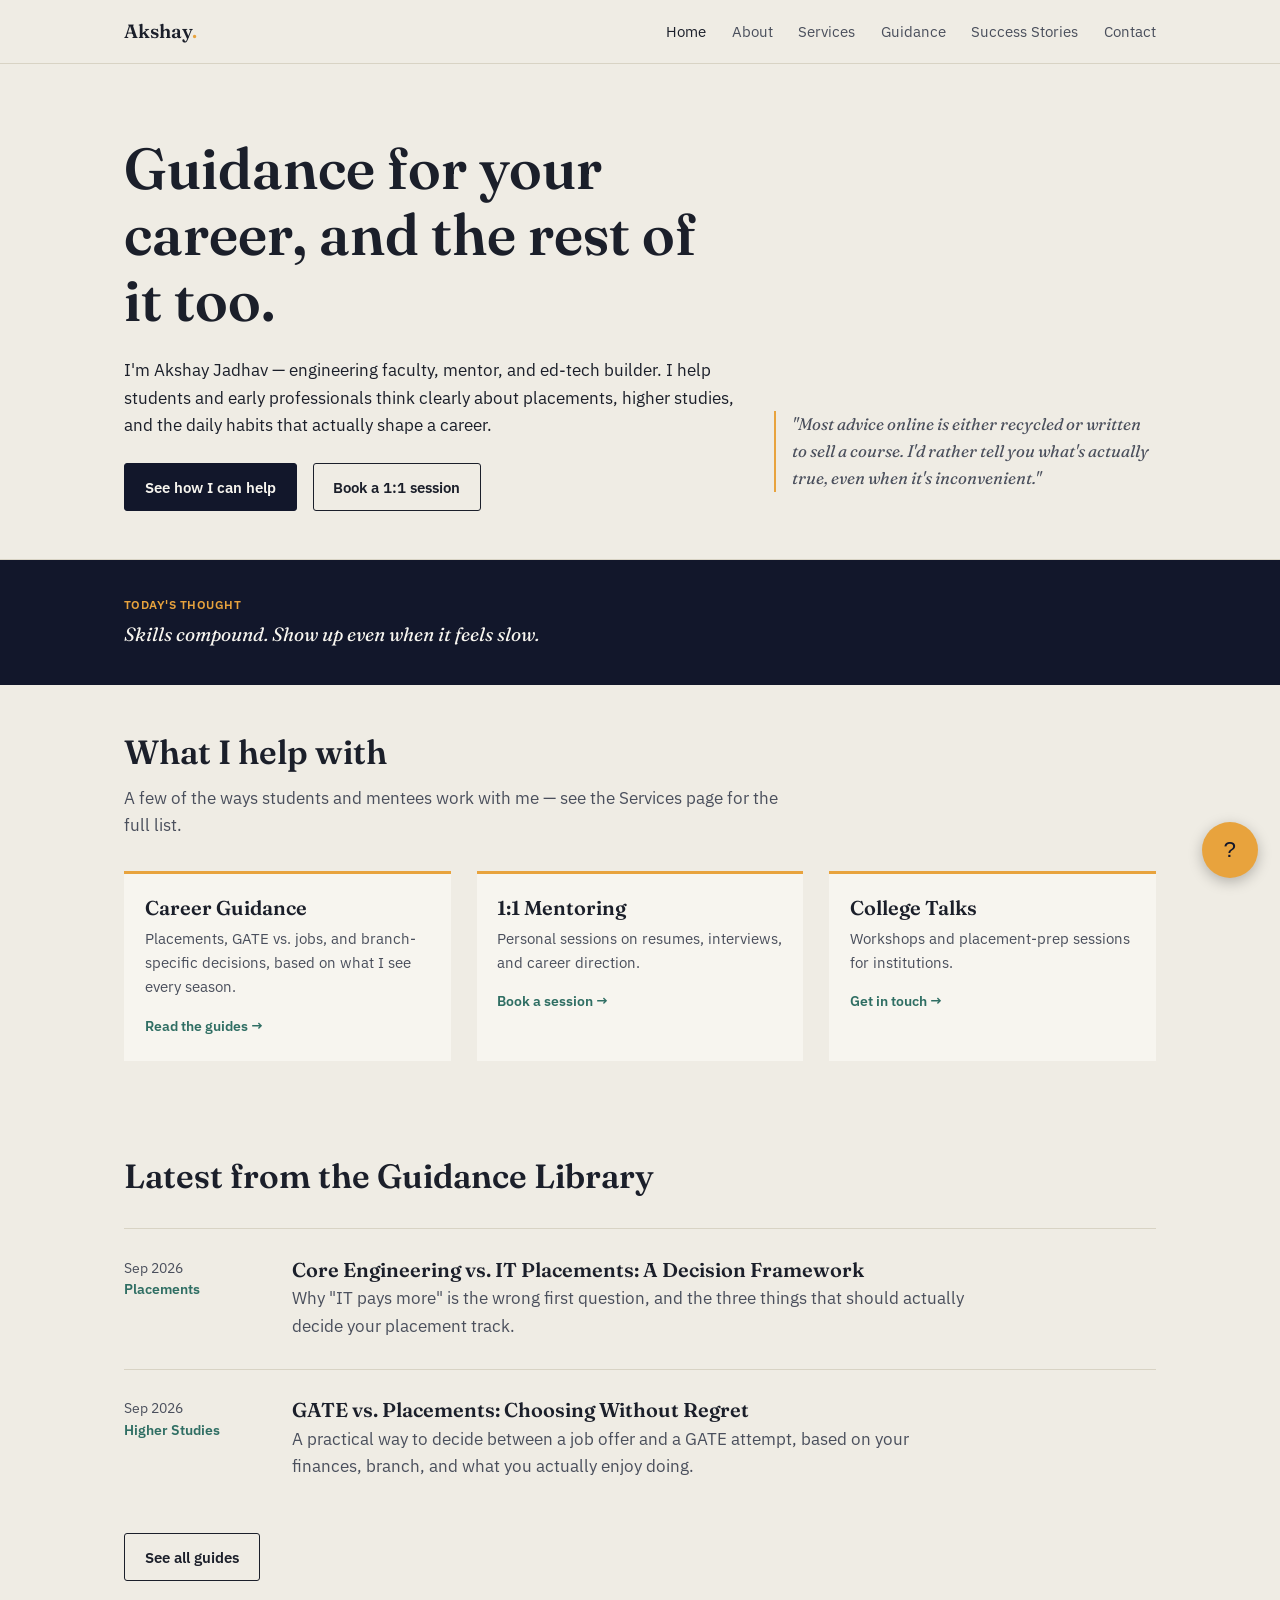
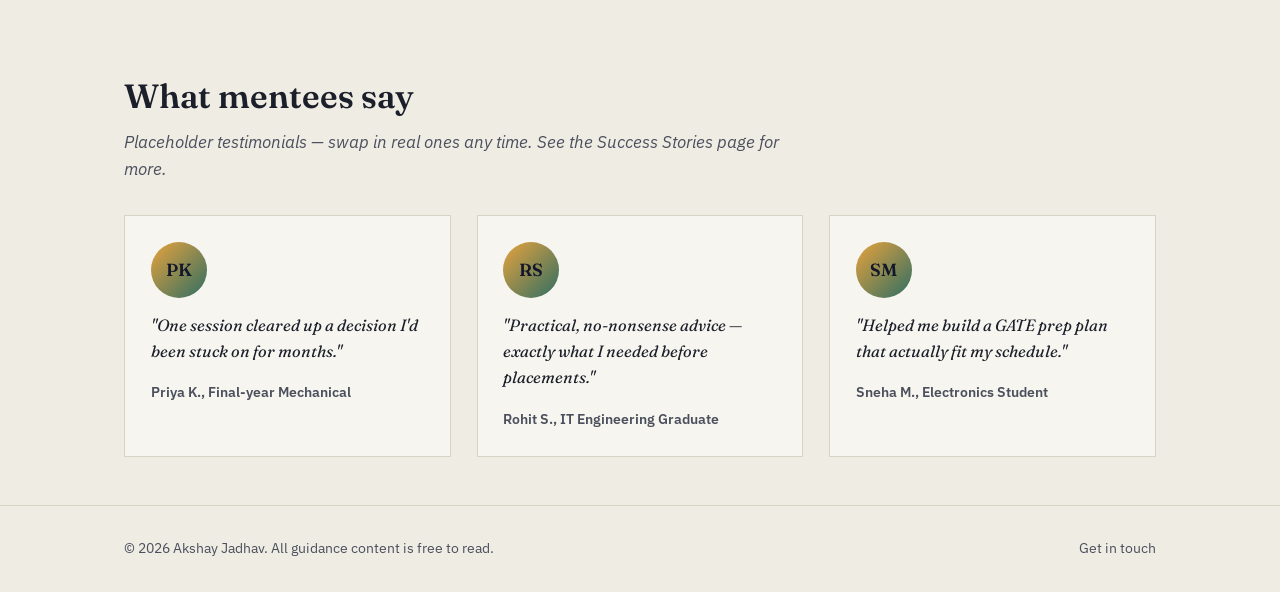
<file: index.html>
<!DOCTYPE html>
<html lang="en">
<head>
<meta charset="UTF-8">
<meta name="viewport" content="width=device-width, initial-scale=1, viewport-fit=cover">
<title>Akshay Jadhav — Career & Life Coaching</title>
<meta name="description" content="Career guidance, mentoring, and daily motivation from Akshay Jadhav — engineering faculty and mentor to students across Maharashtra.">
<link rel="preconnect" href="https://fonts.googleapis.com">
<link href="https://fonts.googleapis.com/css2?family=Fraunces:ital,wght@0,500;0,600;1,500&family=IBM+Plex+Sans:wght@400;500;600&display=swap" rel="stylesheet">
<link rel="stylesheet" href="assets/style.css">
</head>
<body>

<header class="site-header">
  <div class="wrap">
    <a href="index.html" class="brand">Akshay<em>.</em></a>
    <nav class="main-nav">
      <a href="index.html" class="active">Home</a>
      <a href="about.html">About</a>
      <a href="services.html">Services</a>
      <a href="guidance.html">Guidance</a>
      <a href="success-stories.html">Success Stories</a>
      <a href="contact.html">Contact</a>
    </nav>
  </div>
</header>

<section class="hero">
  <div class="wrap grid">
    <div>
      <h1>Guidance for your career, and the rest of it too.</h1>
      <p>I'm Akshay Jadhav — engineering faculty, mentor, and ed-tech builder. I help students and early professionals think clearly about placements, higher studies, and the daily habits that actually shape a career.</p>
      <div class="cta-row">
        <a href="services.html" class="btn solid">See how I can help</a>
        <a href="contact.html" class="btn">Book a 1:1 session</a>
      </div>
    </div>
    <p class="note">"Most advice online is either recycled or written to sell a course. I'd rather tell you what's actually true, even when it's inconvenient."</p>
  </div>
</section>

<section class="quote-banner">
  <div class="wrap">
    <div>
      <div class="label">TODAY'S THOUGHT</div>
      <blockquote id="daily-quote">Loading today's thought…</blockquote>
    </div>
  </div>
</section>

<section class="post-list">
  <div class="wrap">
    <div class="section-head">
      <h2>What I help with</h2>
      <p>A few of the ways students and mentees work with me — see the Services page for the full list.</p>
    </div>
    <div class="service-grid">
      <div class="service-card">
        <h3>Career Guidance</h3>
        <p>Placements, GATE vs. jobs, and branch-specific decisions, based on what I see every season.</p>
        <a href="guidance.html">Read the guides →</a>
      </div>
      <div class="service-card">
        <h3>1:1 Mentoring</h3>
        <p>Personal sessions on resumes, interviews, and career direction.</p>
        <a href="contact.html">Book a session →</a>
      </div>
      <div class="service-card">
        <h3>College Talks</h3>
        <p>Workshops and placement-prep sessions for institutions.</p>
        <a href="contact.html">Get in touch →</a>
      </div>
    </div>
  </div>
</section>

<section class="post-list">
  <div class="wrap">
    <div class="section-head">
      <h2>Latest from the Guidance Library</h2>
    </div>

    <div class="post-row">
      <div class="meta">Sep 2026<br><span class="tag">Placements</span></div>
      <div>
        <h3><a href="posts/core-vs-it-placements.html">Core Engineering vs. IT Placements: A Decision Framework</a></h3>
        <p class="excerpt">Why "IT pays more" is the wrong first question, and the three things that should actually decide your placement track.</p>
      </div>
    </div>

    <div class="post-row">
      <div class="meta">Sep 2026<br><span class="tag">Higher Studies</span></div>
      <div>
        <h3><a href="posts/gate-vs-placements.html">GATE vs. Placements: Choosing Without Regret</a></h3>
        <p class="excerpt">A practical way to decide between a job offer and a GATE attempt, based on your finances, branch, and what you actually enjoy doing.</p>
      </div>
    </div>

    <div class="cta-row">
      <a href="guidance.html" class="btn">See all guides</a>
    </div>
  </div>
</section>

<section class="post-list">
  <div class="wrap">
    <div class="section-head">
      <h2>What mentees say</h2>
      <p><em>Placeholder testimonials — swap in real ones any time. See the Success Stories page for more.</em></p>
    </div>
    <div class="testimonial-grid">
      <div class="testimonial-card">
        <div class="avatar">PK</div>
        <p class="quote">"One session cleared up a decision I'd been stuck on for months."</p>
        <div class="who">Priya K., Final-year Mechanical</div>
      </div>
      <div class="testimonial-card">
        <div class="avatar">RS</div>
        <p class="quote">"Practical, no-nonsense advice — exactly what I needed before placements."</p>
        <div class="who">Rohit S., IT Engineering Graduate</div>
      </div>
      <div class="testimonial-card">
        <div class="avatar">SM</div>
        <p class="quote">"Helped me build a GATE prep plan that actually fit my schedule."</p>
        <div class="who">Sneha M., Electronics Student</div>
      </div>
    </div>
  </div>
</section>

<footer class="site-footer">
  <div class="wrap">
    <span>© 2026 Akshay Jadhav. All guidance content is free to read.</span>
    <span><a href="contact.html">Get in touch</a></span>
  </div>
</footer>

<script src="assets/quote.js"></script>
<script src="assets/faq-bot.js"></script>
</body>
</html>
</file>
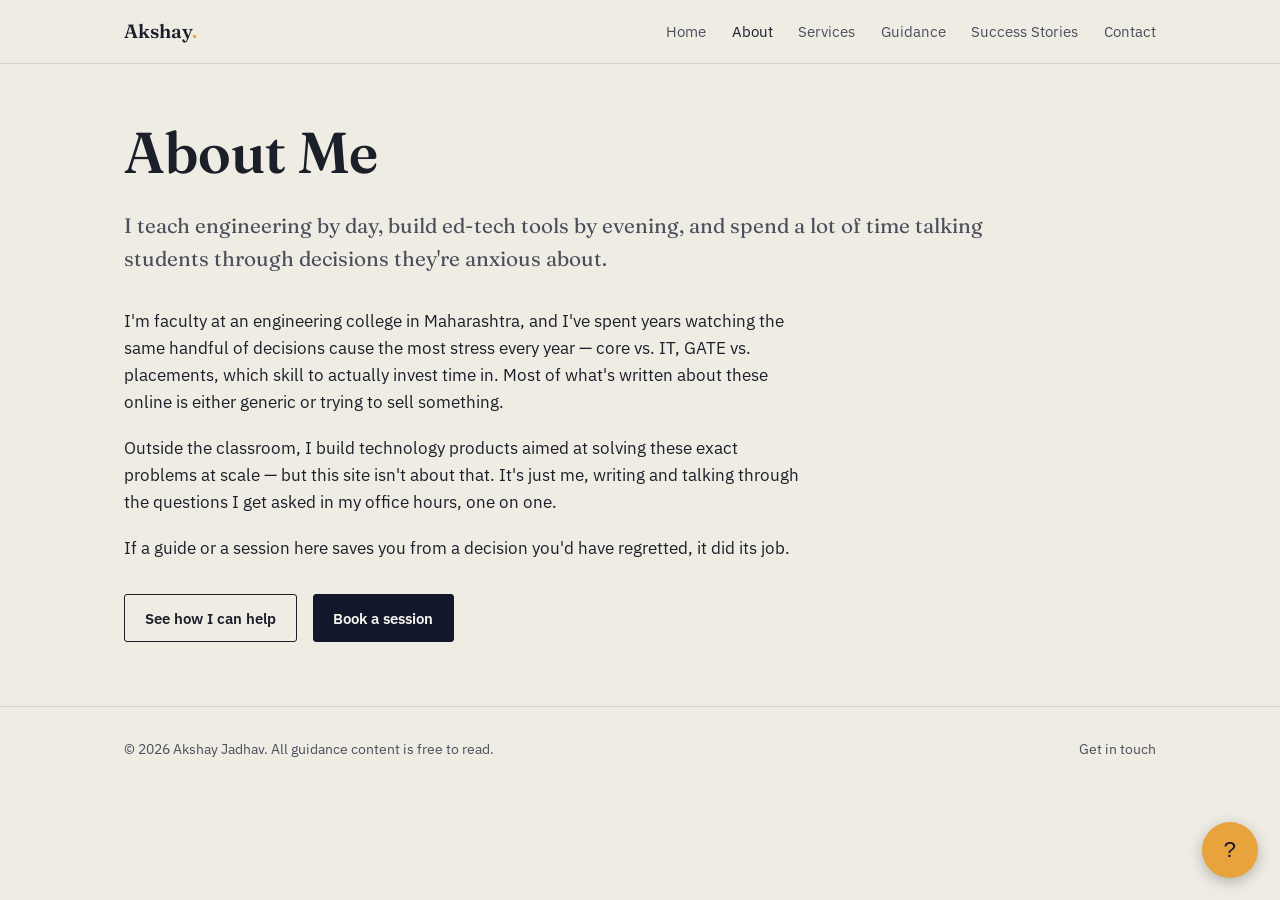
<file: about.html>
<!DOCTYPE html>
<html lang="en">
<head>
<meta charset="UTF-8">
<meta name="viewport" content="width=device-width, initial-scale=1, viewport-fit=cover">
<title>About — Akshay Jadhav</title>
<meta name="description" content="About Akshay Jadhav — engineering faculty, ed-tech founder, and mentor to students on career and life decisions.">
<link rel="preconnect" href="https://fonts.googleapis.com">
<link href="https://fonts.googleapis.com/css2?family=Fraunces:ital,wght@0,500;0,600;1,500&family=IBM+Plex+Sans:wght@400;500;600&display=swap" rel="stylesheet">
<link rel="stylesheet" href="assets/style.css">
</head>
<body>

<header class="site-header">
  <div class="wrap">
    <a href="index.html" class="brand">Akshay<em>.</em></a>
    <nav class="main-nav">
      <a href="index.html">Home</a>
      <a href="about.html" class="active">About</a>
      <a href="services.html">Services</a>
      <a href="guidance.html">Guidance</a>
      <a href="success-stories.html">Success Stories</a>
      <a href="contact.html">Contact</a>
    </nav>
  </div>
</header>

<section class="page-section">
  <div class="wrap">
    <h1>About Me</h1>
    <p class="lede">I teach engineering by day, build ed-tech tools by evening, and spend a lot of time talking students through decisions they're anxious about.</p>

    <div class="body" style="margin-top:2rem;">
      <p>I'm faculty at an engineering college in Maharashtra, and I've spent years watching the same handful of decisions cause the most stress every year — core vs. IT, GATE vs. placements, which skill to actually invest time in. Most of what's written about these online is either generic or trying to sell something.</p>
      <p>Outside the classroom, I build technology products aimed at solving these exact problems at scale — but this site isn't about that. It's just me, writing and talking through the questions I get asked in my office hours, one on one.</p>
      <p>If a guide or a session here saves you from a decision you'd have regretted, it did its job.</p>
    </div>

    <div class="cta-row" style="margin-top:2rem;">
      <a href="services.html" class="btn">See how I can help</a>
      <a href="contact.html" class="btn solid">Book a session</a>
    </div>
  </div>
</section>

<footer class="site-footer">
  <div class="wrap">
    <span>© 2026 Akshay Jadhav. All guidance content is free to read.</span>
    <span><a href="contact.html">Get in touch</a></span>
  </div>
</footer>

<script src="assets/faq-bot.js"></script>
</body>
</html>
</file>
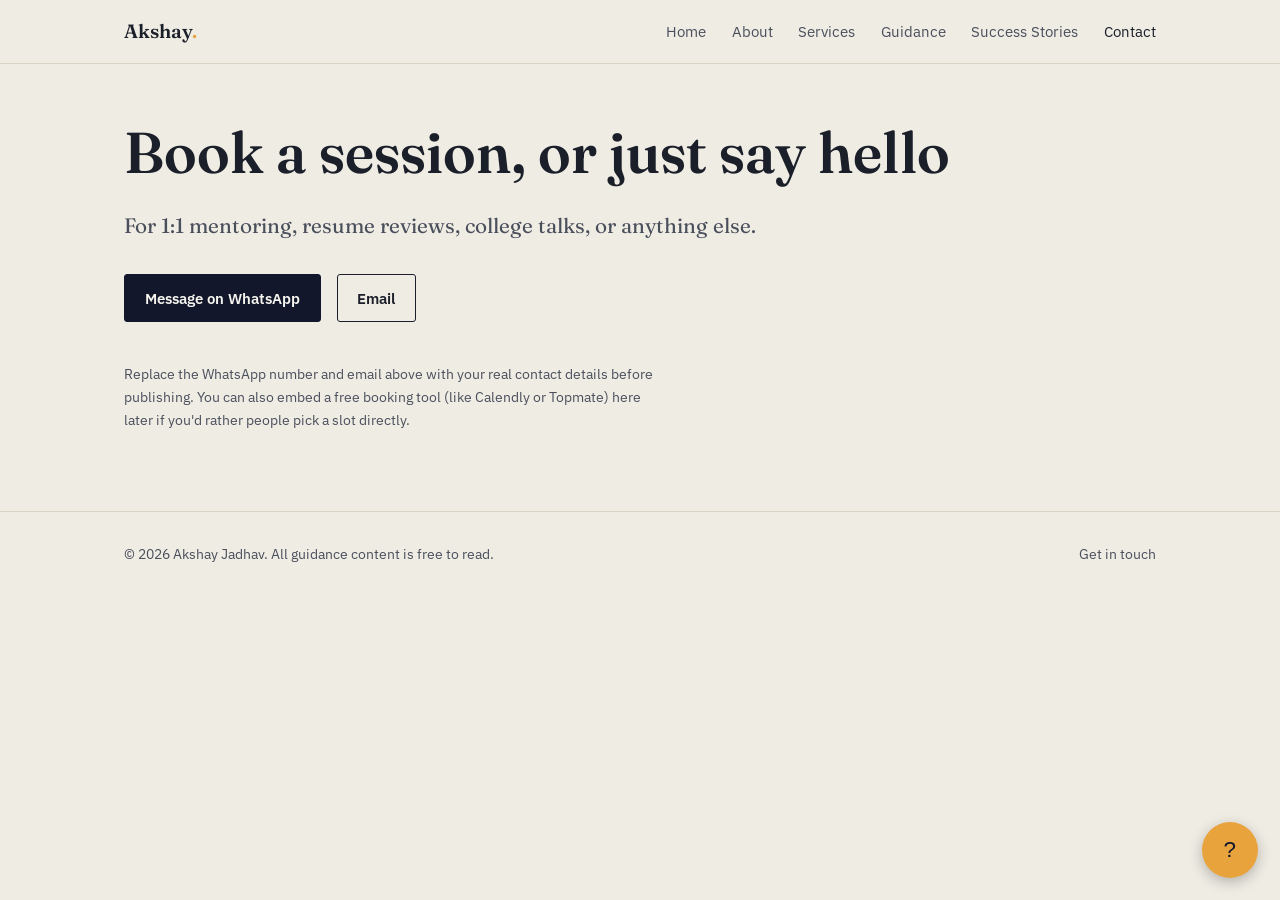
<file: contact.html>
<!DOCTYPE html>
<html lang="en">
<head>
<meta charset="UTF-8">
<meta name="viewport" content="width=device-width, initial-scale=1, viewport-fit=cover">
<title>Contact & Book a Session — Akshay Jadhav</title>
<meta name="description" content="Book a 1:1 session or get in touch with Akshay Jadhav for career mentoring, resume review, or college talks.">
<link rel="preconnect" href="https://fonts.googleapis.com">
<link href="https://fonts.googleapis.com/css2?family=Fraunces:ital,wght@0,500;0,600;1,500&family=IBM+Plex+Sans:wght@400;500;600&display=swap" rel="stylesheet">
<link rel="stylesheet" href="assets/style.css">
</head>
<body>

<header class="site-header">
  <div class="wrap">
    <a href="index.html" class="brand">Akshay<em>.</em></a>
    <nav class="main-nav">
      <a href="index.html">Home</a>
      <a href="about.html">About</a>
      <a href="services.html">Services</a>
      <a href="guidance.html">Guidance</a>
      <a href="success-stories.html">Success Stories</a>
      <a href="contact.html" class="active">Contact</a>
    </nav>
  </div>
</header>

<section class="page-section">
  <div class="wrap">
    <h1>Book a session, or just say hello</h1>
    <p class="lede">For 1:1 mentoring, resume reviews, college talks, or anything else.</p>

    <div class="cta-row" style="margin-top:2rem;">
      <a href="https://wa.me/91XXXXXXXXXX" class="btn solid">Message on WhatsApp</a>
      <a href="mailto:hello@example.com" class="btn">Email</a>
    </div>

    <p style="margin-top:2.5rem; color:var(--ink-soft); font-size:.9rem;">Replace the WhatsApp number and email above with your real contact details before publishing. You can also embed a free booking tool (like Calendly or Topmate) here later if you'd rather people pick a slot directly.</p>
  </div>
</section>

<footer class="site-footer">
  <div class="wrap">
    <span>© 2026 Akshay Jadhav. All guidance content is free to read.</span>
    <span><a href="contact.html">Get in touch</a></span>
  </div>
</footer>

<script src="assets/faq-bot.js"></script>
</body>
</html>
</file>
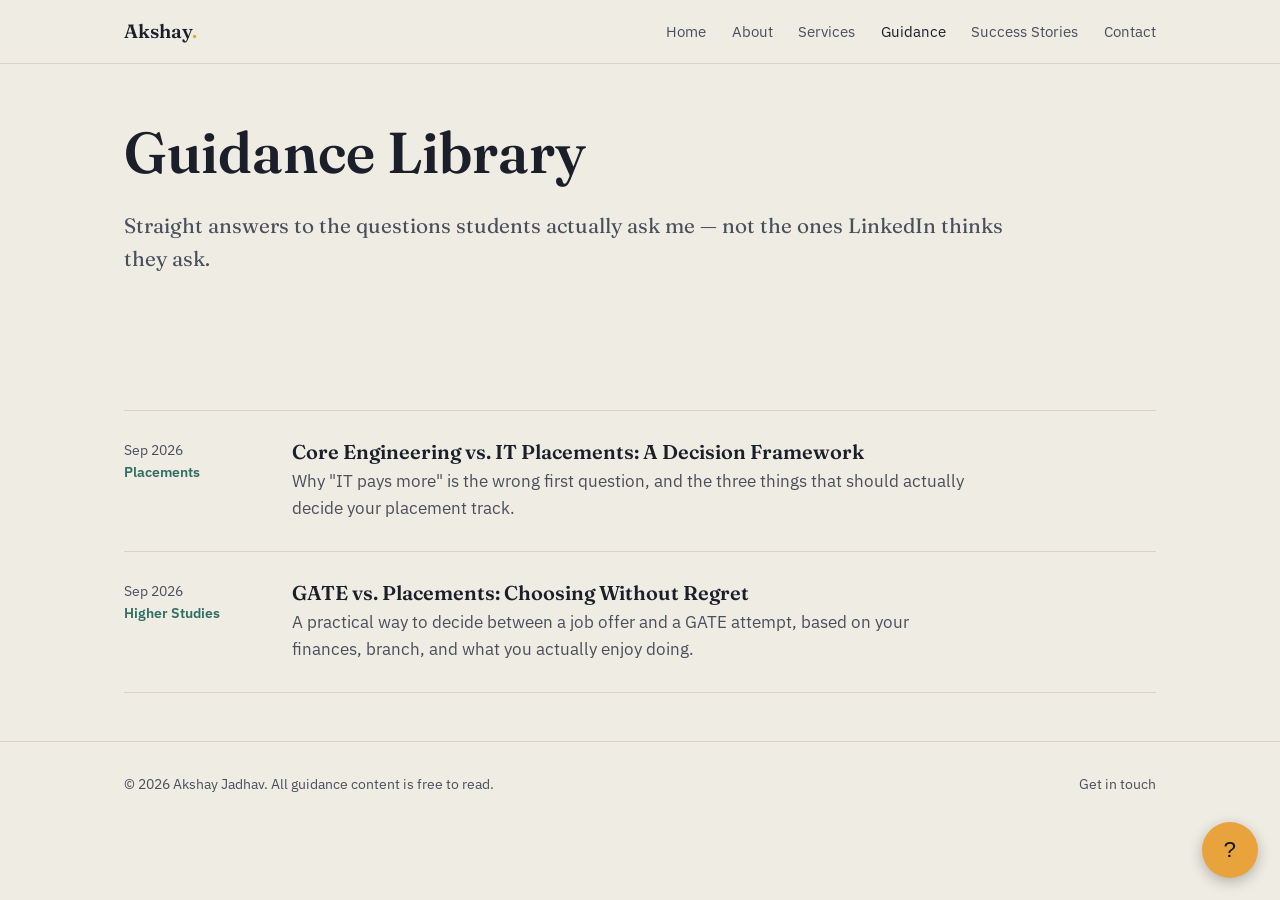
<file: guidance.html>
<!DOCTYPE html>
<html lang="en">
<head>
<meta charset="UTF-8">
<meta name="viewport" content="width=device-width, initial-scale=1, viewport-fit=cover">
<title>Guidance Library — Akshay Jadhav</title>
<meta name="description" content="Career guidance and mentoring articles from Akshay Jadhav — placements, higher studies, and skill roadmaps for Indian engineers.">
<link rel="preconnect" href="https://fonts.googleapis.com">
<link href="https://fonts.googleapis.com/css2?family=Fraunces:ital,wght@0,500;0,600;1,500&family=IBM+Plex+Sans:wght@400;500;600&display=swap" rel="stylesheet">
<link rel="stylesheet" href="assets/style.css">
</head>
<body>

<header class="site-header">
  <div class="wrap">
    <a href="index.html" class="brand">Akshay<em>.</em></a>
    <nav class="main-nav">
      <a href="index.html">Home</a>
      <a href="about.html">About</a>
      <a href="services.html">Services</a>
      <a href="guidance.html" class="active">Guidance</a>
      <a href="success-stories.html">Success Stories</a>
      <a href="contact.html">Contact</a>
    </nav>
  </div>
</header>

<section class="page-section">
  <div class="wrap">
    <h1>Guidance Library</h1>
    <p class="lede">Straight answers to the questions students actually ask me — not the ones LinkedIn thinks they ask.</p>
  </div>
</section>

<section class="post-list">
  <div class="wrap">

    <div class="post-row">
      <div class="meta">Sep 2026<br><span class="tag">Placements</span></div>
      <div>
        <h3><a href="posts/core-vs-it-placements.html">Core Engineering vs. IT Placements: A Decision Framework</a></h3>
        <p class="excerpt">Why "IT pays more" is the wrong first question, and the three things that should actually decide your placement track.</p>
      </div>
    </div>

    <div class="post-row">
      <div class="meta">Sep 2026<br><span class="tag">Higher Studies</span></div>
      <div>
        <h3><a href="posts/gate-vs-placements.html">GATE vs. Placements: Choosing Without Regret</a></h3>
        <p class="excerpt">A practical way to decide between a job offer and a GATE attempt, based on your finances, branch, and what you actually enjoy doing.</p>
      </div>
    </div>

  </div>
</section>

<footer class="site-footer">
  <div class="wrap">
    <span>© 2026 Akshay Jadhav. All guidance content is free to read.</span>
    <span><a href="contact.html">Get in touch</a></span>
  </div>
</footer>

<script src="assets/faq-bot.js"></script>
</body>
</html>
</file>
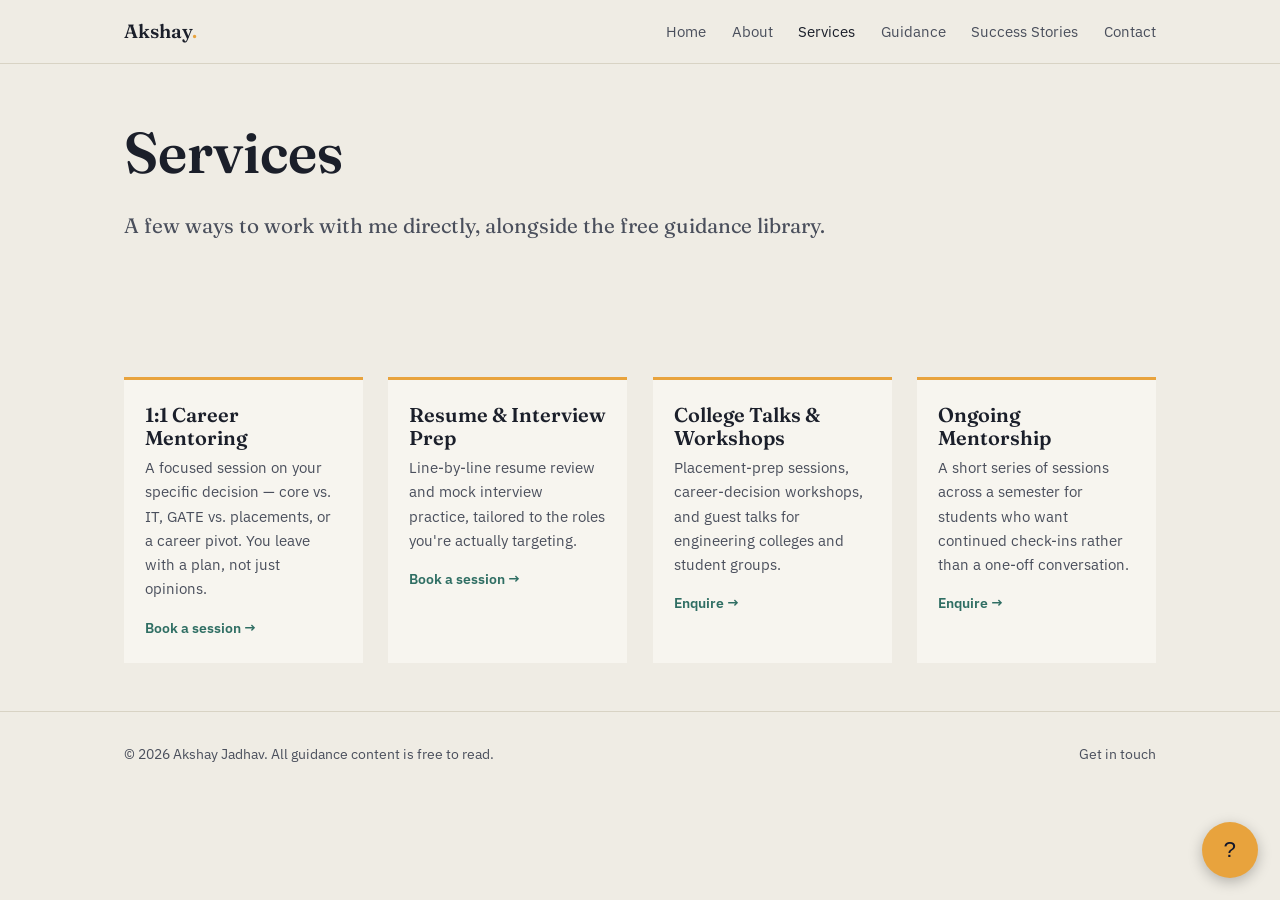
<file: services.html>
<!DOCTYPE html>
<html lang="en">
<head>
<meta charset="UTF-8">
<meta name="viewport" content="width=device-width, initial-scale=1, viewport-fit=cover">
<title>Services — Akshay Jadhav</title>
<meta name="description" content="Career guidance, 1:1 mentoring, resume and interview prep, and college talks with Akshay Jadhav.">
<link rel="preconnect" href="https://fonts.googleapis.com">
<link href="https://fonts.googleapis.com/css2?family=Fraunces:ital,wght@0,500;0,600;1,500&family=IBM+Plex+Sans:wght@400;500;600&display=swap" rel="stylesheet">
<link rel="stylesheet" href="assets/style.css">
</head>
<body>

<header class="site-header">
  <div class="wrap">
    <a href="index.html" class="brand">Akshay<em>.</em></a>
    <nav class="main-nav">
      <a href="index.html">Home</a>
      <a href="about.html">About</a>
      <a href="services.html" class="active">Services</a>
      <a href="guidance.html">Guidance</a>
      <a href="success-stories.html">Success Stories</a>
      <a href="contact.html">Contact</a>
    </nav>
  </div>
</header>

<section class="page-section">
  <div class="wrap">
    <h1>Services</h1>
    <p class="lede">A few ways to work with me directly, alongside the free guidance library.</p>
  </div>
</section>

<section class="post-list">
  <div class="wrap">
    <div class="service-grid">
      <div class="service-card">
        <h3>1:1 Career Mentoring</h3>
        <p>A focused session on your specific decision — core vs. IT, GATE vs. placements, or a career pivot. You leave with a plan, not just opinions.</p>
        <a href="contact.html">Book a session →</a>
      </div>
      <div class="service-card">
        <h3>Resume & Interview Prep</h3>
        <p>Line-by-line resume review and mock interview practice, tailored to the roles you're actually targeting.</p>
        <a href="contact.html">Book a session →</a>
      </div>
      <div class="service-card">
        <h3>College Talks & Workshops</h3>
        <p>Placement-prep sessions, career-decision workshops, and guest talks for engineering colleges and student groups.</p>
        <a href="contact.html">Enquire →</a>
      </div>
      <div class="service-card">
        <h3>Ongoing Mentorship</h3>
        <p>A short series of sessions across a semester for students who want continued check-ins rather than a one-off conversation.</p>
        <a href="contact.html">Enquire →</a>
      </div>
    </div>
  </div>
</section>

<footer class="site-footer">
  <div class="wrap">
    <span>© 2026 Akshay Jadhav. All guidance content is free to read.</span>
    <span><a href="contact.html">Get in touch</a></span>
  </div>
</footer>

<script src="assets/faq-bot.js"></script>
</body>
</html>
</file>
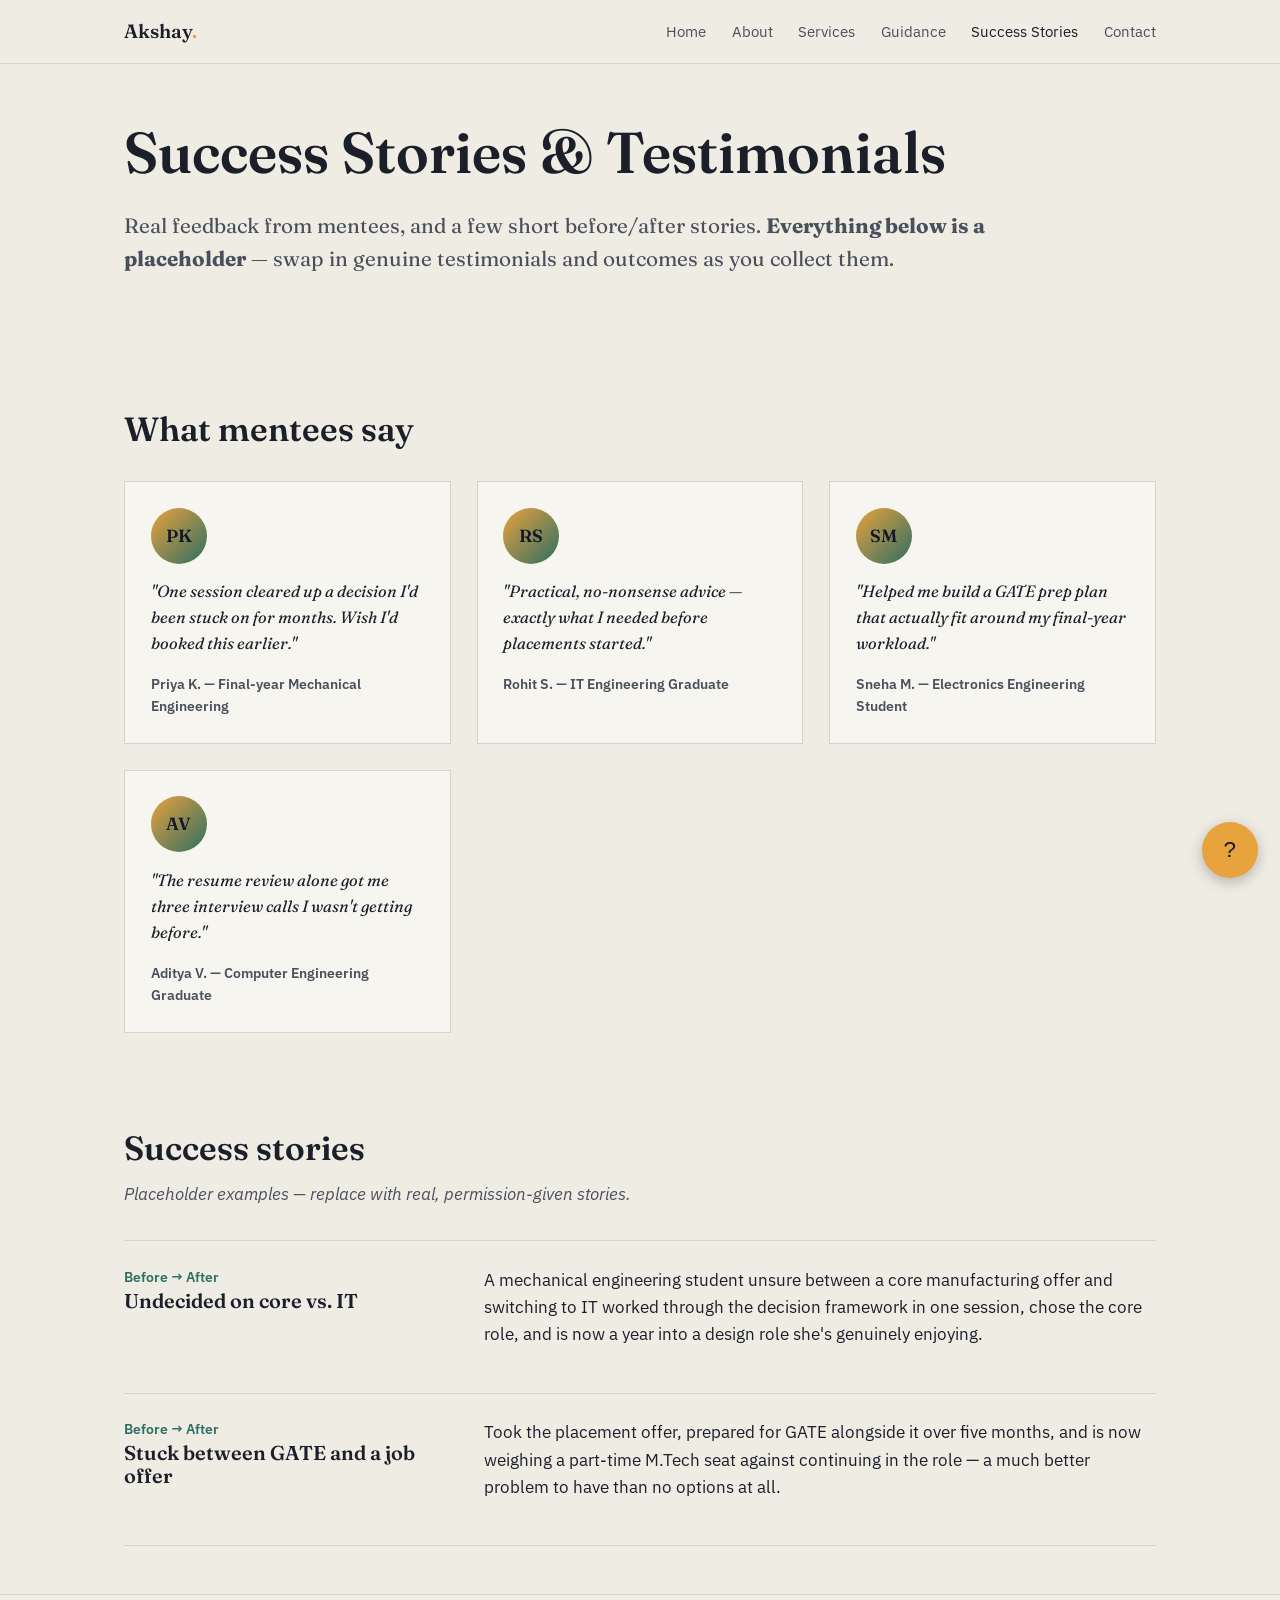
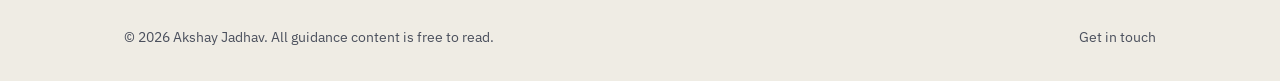
<file: success-stories.html>
<!DOCTYPE html>
<html lang="en">
<head>
<meta charset="UTF-8">
<meta name="viewport" content="width=device-width, initial-scale=1, viewport-fit=cover">
<title>Success Stories — Akshay Jadhav</title>
<meta name="description" content="Testimonials and success stories from students mentored by Akshay Jadhav.">
<link rel="preconnect" href="https://fonts.googleapis.com">
<link href="https://fonts.googleapis.com/css2?family=Fraunces:ital,wght@0,500;0,600;1,500&family=IBM+Plex+Sans:wght@400;500;600&display=swap" rel="stylesheet">
<link rel="stylesheet" href="assets/style.css">
</head>
<body>

<header class="site-header">
  <div class="wrap">
    <a href="index.html" class="brand">Akshay<em>.</em></a>
    <nav class="main-nav">
      <a href="index.html">Home</a>
      <a href="about.html">About</a>
      <a href="services.html">Services</a>
      <a href="guidance.html">Guidance</a>
      <a href="success-stories.html" class="active">Success Stories</a>
      <a href="contact.html">Contact</a>
    </nav>
  </div>
</header>

<section class="page-section">
  <div class="wrap">
    <h1>Success Stories & Testimonials</h1>
    <p class="lede">Real feedback from mentees, and a few short before/after stories. <strong>Everything below is a placeholder</strong> — swap in genuine testimonials and outcomes as you collect them.</p>
  </div>
</section>

<!-- ================================================================
     EDITABLE TESTIMONIALS SECTION
     To update: change the initials/gradient "avatar" div, the quote
     text, and the name/branch line for each card. To add a card,
     copy one .testimonial-card block and paste it inside the grid.
     "AI image": the circular avatars are simple generated gradient
     initials (no photo needed) — swap the <div class="avatar"> for
     an <img> tag if you'd rather use a real or AI-generated headshot.
     ================================================================ -->
<section class="post-list">
  <div class="wrap">
    <div class="section-head">
      <h2>What mentees say</h2>
    </div>
    <div class="testimonial-grid">

      <div class="testimonial-card">
        <div class="avatar">PK</div>
        <p class="quote">"One session cleared up a decision I'd been stuck on for months. Wish I'd booked this earlier."</p>
        <div class="who">Priya K. — Final-year Mechanical Engineering</div>
      </div>

      <div class="testimonial-card">
        <div class="avatar">RS</div>
        <p class="quote">"Practical, no-nonsense advice — exactly what I needed before placements started."</p>
        <div class="who">Rohit S. — IT Engineering Graduate</div>
      </div>

      <div class="testimonial-card">
        <div class="avatar">SM</div>
        <p class="quote">"Helped me build a GATE prep plan that actually fit around my final-year workload."</p>
        <div class="who">Sneha M. — Electronics Engineering Student</div>
      </div>

      <div class="testimonial-card">
        <div class="avatar">AV</div>
        <p class="quote">"The resume review alone got me three interview calls I wasn't getting before."</p>
        <div class="who">Aditya V. — Computer Engineering Graduate</div>
      </div>

    </div>
  </div>
</section>

<section class="post-list">
  <div class="wrap">
    <div class="section-head">
      <h2>Success stories</h2>
      <p><em>Placeholder examples — replace with real, permission-given stories.</em></p>
    </div>

    <div class="story-row">
      <div>
        <div class="before-after">Before → After</div>
        <h3>Undecided on core vs. IT</h3>
      </div>
      <p class="excerpt">A mechanical engineering student unsure between a core manufacturing offer and switching to IT worked through the decision framework in one session, chose the core role, and is now a year into a design role she's genuinely enjoying.</p>
    </div>

    <div class="story-row">
      <div>
        <div class="before-after">Before → After</div>
        <h3>Stuck between GATE and a job offer</h3>
      </div>
      <p class="excerpt">Took the placement offer, prepared for GATE alongside it over five months, and is now weighing a part-time M.Tech seat against continuing in the role — a much better problem to have than no options at all.</p>
    </div>

  </div>
</section>

<footer class="site-footer">
  <div class="wrap">
    <span>© 2026 Akshay Jadhav. All guidance content is free to read.</span>
    <span><a href="contact.html">Get in touch</a></span>
  </div>
</footer>

<script src="assets/faq-bot.js"></script>
</body>
</html>
</file>
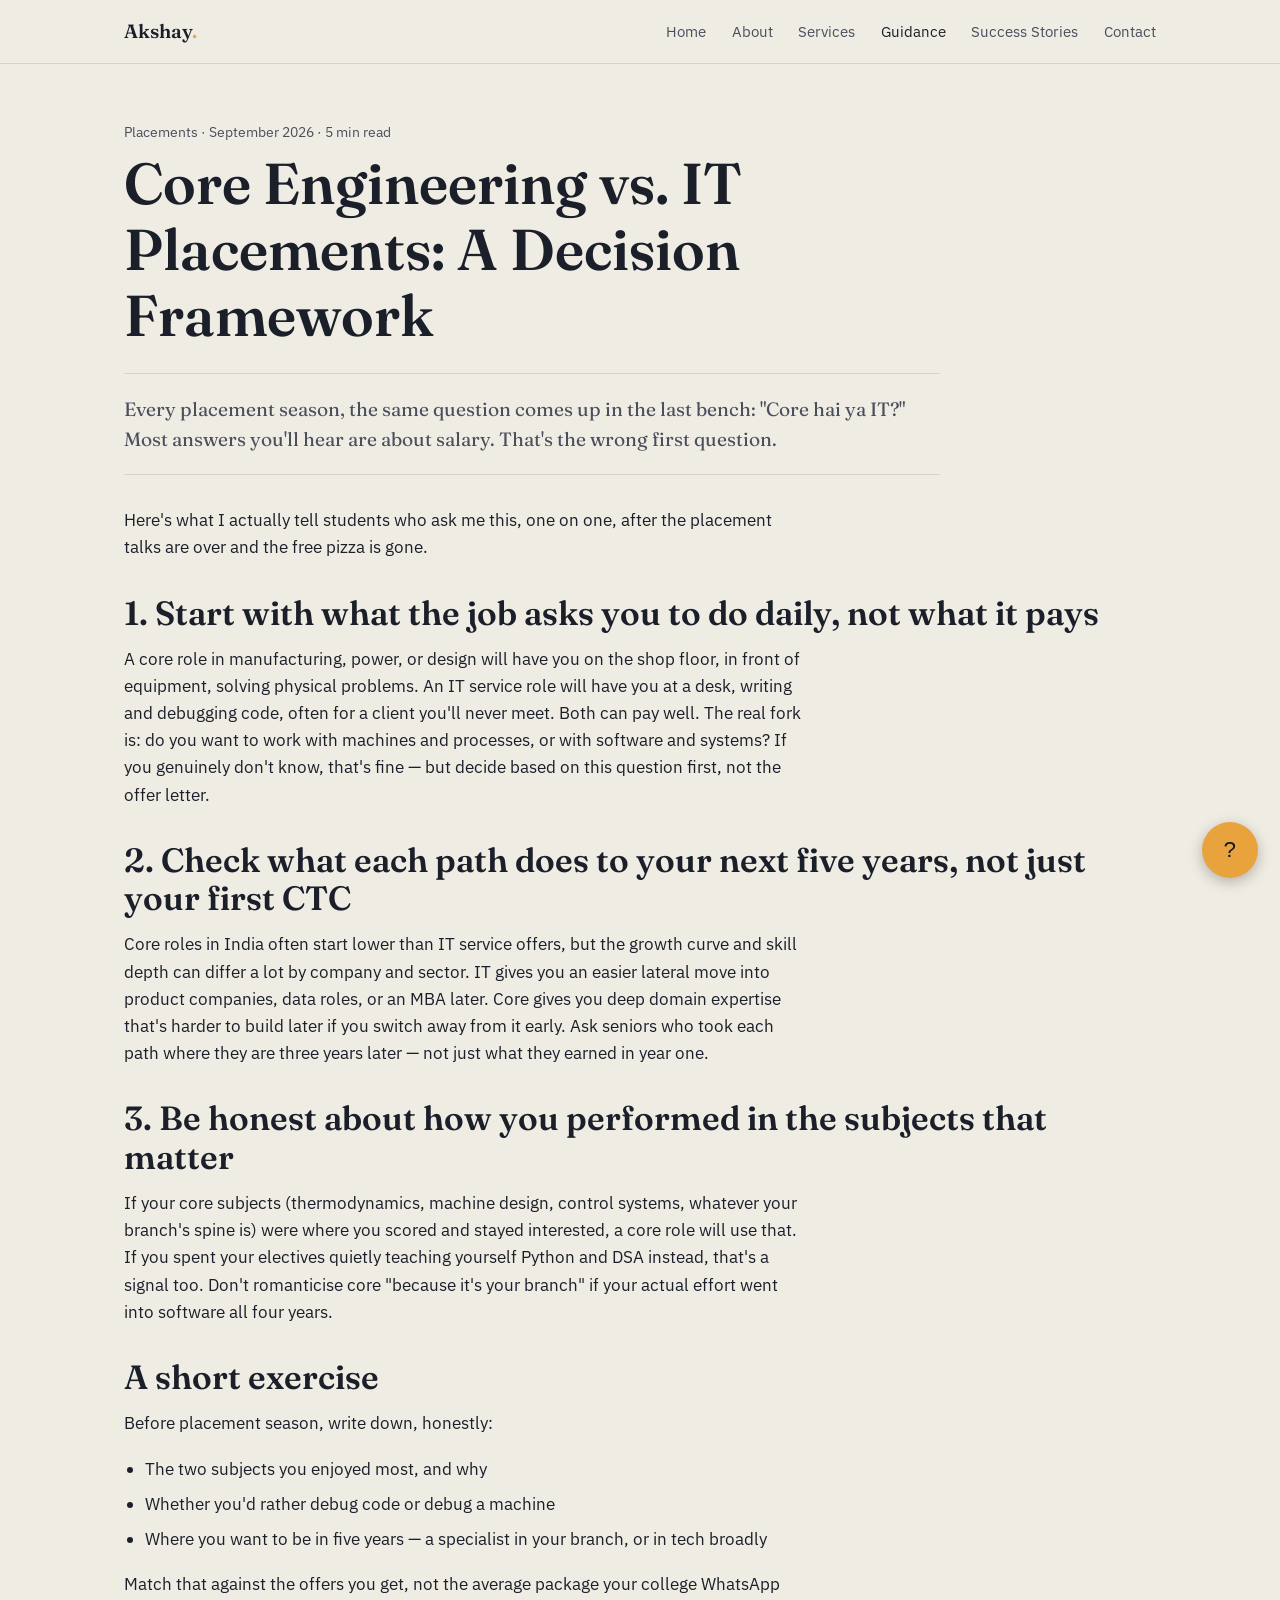
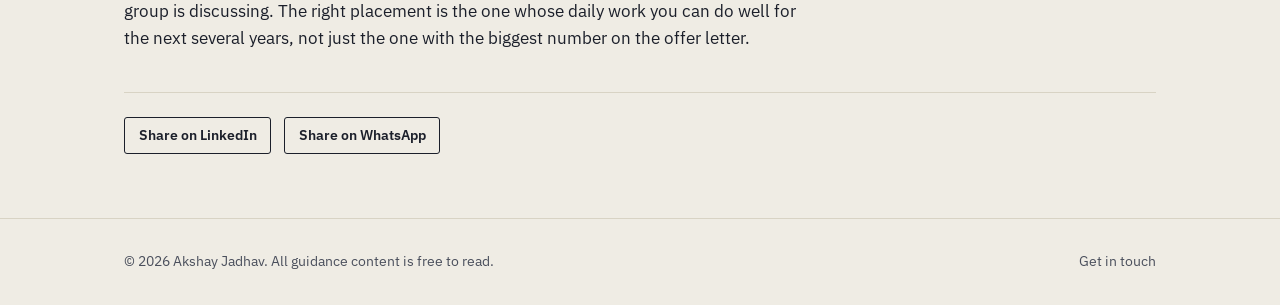
<file: posts/core-vs-it-placements.html>
<!DOCTYPE html>
<html lang="en">
<head>
<meta charset="UTF-8">
<meta name="viewport" content="width=device-width, initial-scale=1, viewport-fit=cover">
<title>Core Engineering vs. IT Placements: A Decision Framework — Akshay Jadhav</title>
<meta name="description" content="Why 'IT pays more' is the wrong first question, and the three things that should actually decide your placement track.">
<meta property="og:title" content="Core Engineering vs. IT Placements: A Decision Framework">
<meta property="og:description" content="Why 'IT pays more' is the wrong first question, and the three things that should actually decide your placement track.">
<link rel="preconnect" href="https://fonts.googleapis.com">
<link href="https://fonts.googleapis.com/css2?family=Fraunces:ital,wght@0,500;0,600;1,500&family=IBM+Plex+Sans:wght@400;500;600&display=swap" rel="stylesheet">
<link rel="stylesheet" href="../assets/style.css">
</head>
<body>

<header class="site-header">
  <div class="wrap">
    <a href="../index.html" class="brand">Akshay<em>.</em></a>
    <nav class="main-nav">
      <a href="../index.html">Home</a>
      <a href="../about.html">About</a>
      <a href="../services.html">Services</a>
      <a href="../guidance.html" class="active">Guidance</a>
      <a href="../success-stories.html">Success Stories</a>
      <a href="../contact.html">Contact</a>
    </nav>
  </div>
</header>

<article class="post">
  <div class="wrap">
    <div class="meta">Placements · September 2026 · 5 min read</div>
    <h1>Core Engineering vs. IT Placements: A Decision Framework</h1>
    <p class="lede">Every placement season, the same question comes up in the last bench: "Core hai ya IT?" Most answers you'll hear are about salary. That's the wrong first question.</p>

    <div class="body">
      <p>Here's what I actually tell students who ask me this, one on one, after the placement talks are over and the free pizza is gone.</p>

      <h2>1. Start with what the job asks you to do daily, not what it pays</h2>
      <p>A core role in manufacturing, power, or design will have you on the shop floor, in front of equipment, solving physical problems. An IT service role will have you at a desk, writing and debugging code, often for a client you'll never meet. Both can pay well. The real fork is: do you want to work with machines and processes, or with software and systems? If you genuinely don't know, that's fine — but decide based on this question first, not the offer letter.</p>

      <h2>2. Check what each path does to your next five years, not just your first CTC</h2>
      <p>Core roles in India often start lower than IT service offers, but the growth curve and skill depth can differ a lot by company and sector. IT gives you an easier lateral move into product companies, data roles, or an MBA later. Core gives you deep domain expertise that's harder to build later if you switch away from it early. Ask seniors who took each path where they are three years later — not just what they earned in year one.</p>

      <h2>3. Be honest about how you performed in the subjects that matter</h2>
      <p>If your core subjects (thermodynamics, machine design, control systems, whatever your branch's spine is) were where you scored and stayed interested, a core role will use that. If you spent your electives quietly teaching yourself Python and DSA instead, that's a signal too. Don't romanticise core "because it's your branch" if your actual effort went into software all four years.</p>

      <h2>A short exercise</h2>
      <p>Before placement season, write down, honestly:</p>
      <ul>
        <li>The two subjects you enjoyed most, and why</li>
        <li>Whether you'd rather debug code or debug a machine</li>
        <li>Where you want to be in five years — a specialist in your branch, or in tech broadly</li>
      </ul>
      <p>Match that against the offers you get, not the average package your college WhatsApp group is discussing. The right placement is the one whose daily work you can do well for the next several years, not just the one with the biggest number on the offer letter.</p>
    </div>

    <div class="share-row">
      <a class="btn" href="https://www.linkedin.com/sharing/share-offsite/?url=" target="_blank" rel="noopener">Share on LinkedIn</a>
      <a class="btn" href="https://api.whatsapp.com/send?text=Core%20vs%20IT%20placements%20-%20worth%20a%20read" target="_blank" rel="noopener">Share on WhatsApp</a>
    </div>
  </div>
</article>

<footer class="site-footer">
  <div class="wrap">
    <span>© 2026 Akshay Jadhav. All guidance content is free to read.</span>
    <span><a href="../contact.html">Get in touch</a></span>
  </div>
</footer>

<script src="../assets/faq-bot.js"></script>
</body>
</html>
</file>
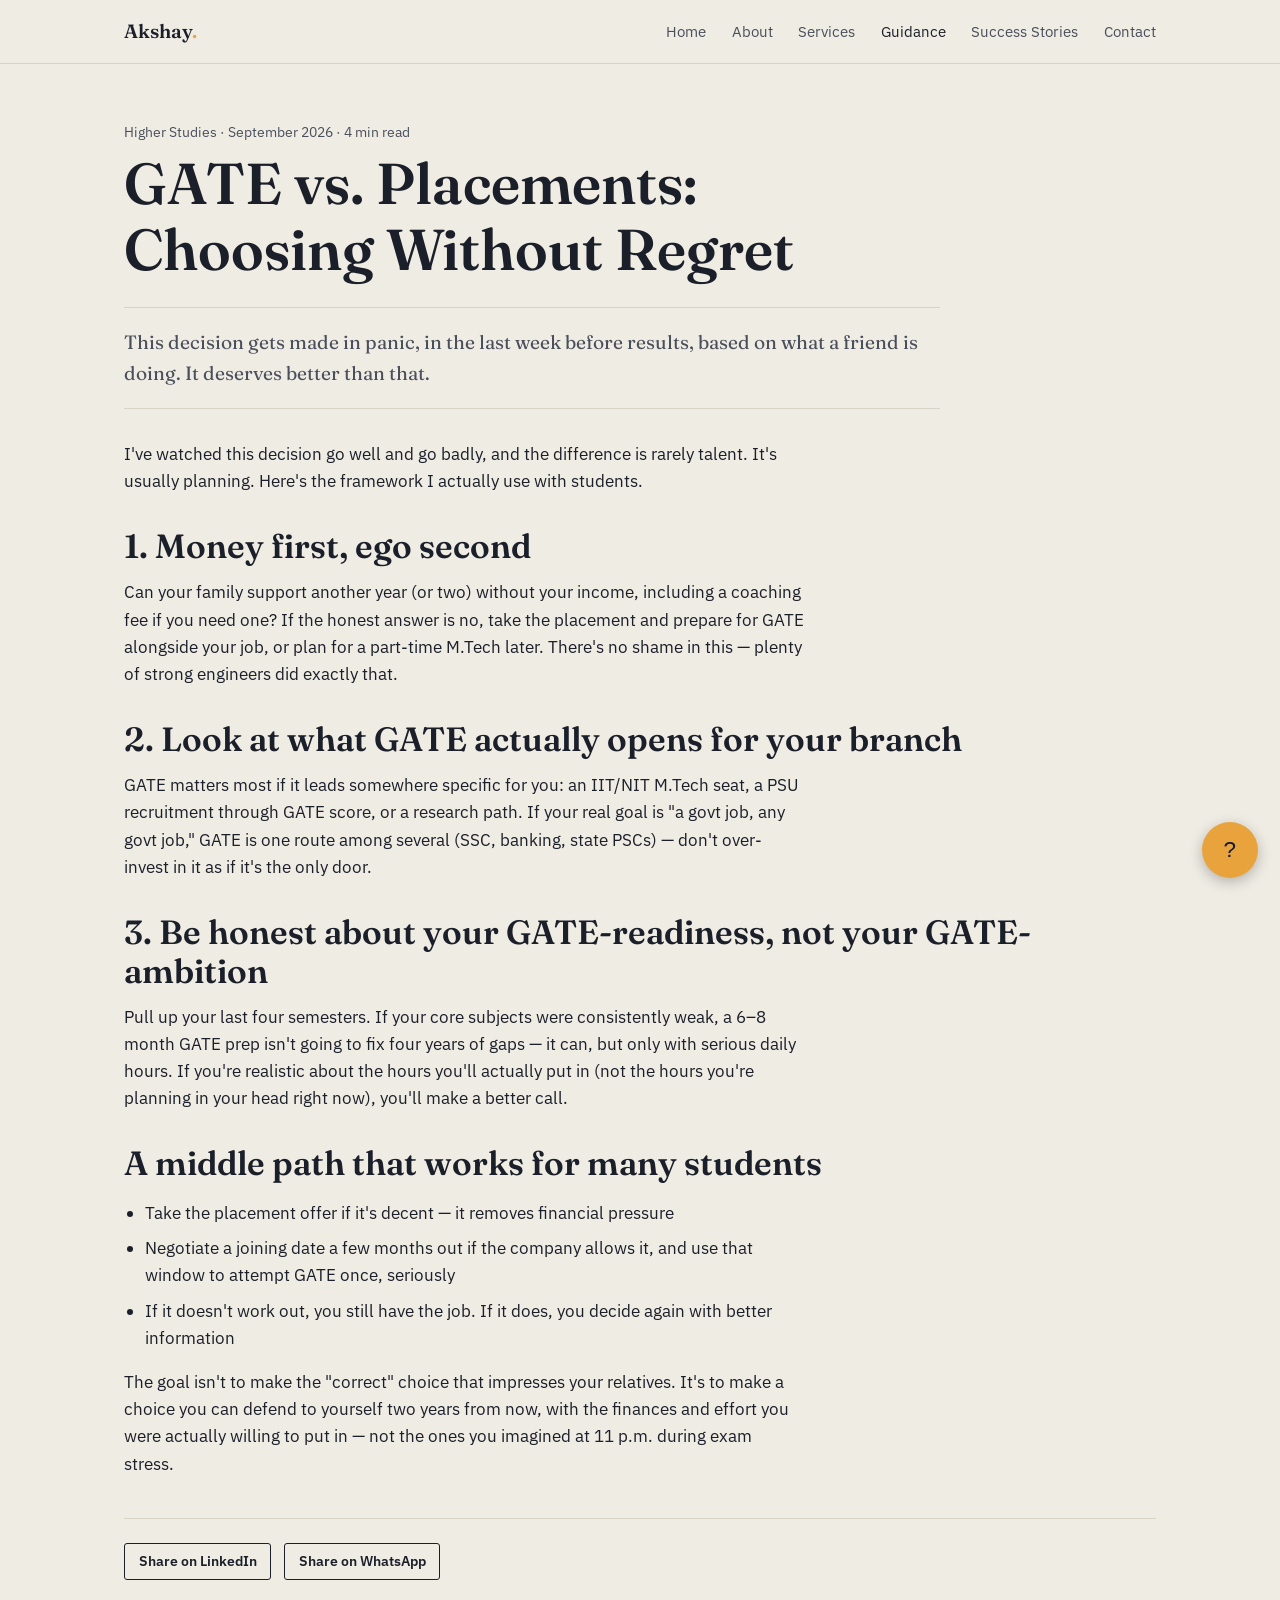
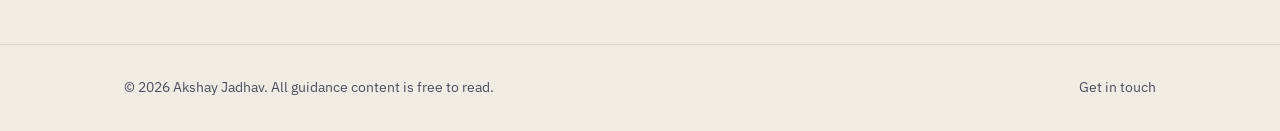
<file: posts/gate-vs-placements.html>
<!DOCTYPE html>
<html lang="en">
<head>
<meta charset="UTF-8">
<meta name="viewport" content="width=device-width, initial-scale=1, viewport-fit=cover">
<title>GATE vs. Placements: Choosing Without Regret — Akshay Jadhav</title>
<meta name="description" content="A practical way to decide between a job offer and a GATE attempt, based on your finances, branch, and what you actually enjoy doing.">
<meta property="og:title" content="GATE vs. Placements: Choosing Without Regret">
<meta property="og:description" content="A practical way to decide between a job offer and a GATE attempt, based on your finances, branch, and what you actually enjoy doing.">
<link rel="preconnect" href="https://fonts.googleapis.com">
<link href="https://fonts.googleapis.com/css2?family=Fraunces:ital,wght@0,500;0,600;1,500&family=IBM+Plex+Sans:wght@400;500;600&display=swap" rel="stylesheet">
<link rel="stylesheet" href="../assets/style.css">
</head>
<body>

<header class="site-header">
  <div class="wrap">
    <a href="../index.html" class="brand">Akshay<em>.</em></a>
    <nav class="main-nav">
      <a href="../index.html">Home</a>
      <a href="../about.html">About</a>
      <a href="../services.html">Services</a>
      <a href="../guidance.html" class="active">Guidance</a>
      <a href="../success-stories.html">Success Stories</a>
      <a href="../contact.html">Contact</a>
    </nav>
  </div>
</header>

<article class="post">
  <div class="wrap">
    <div class="meta">Higher Studies · September 2026 · 4 min read</div>
    <h1>GATE vs. Placements: Choosing Without Regret</h1>
    <p class="lede">This decision gets made in panic, in the last week before results, based on what a friend is doing. It deserves better than that.</p>

    <div class="body">
      <p>I've watched this decision go well and go badly, and the difference is rarely talent. It's usually planning. Here's the framework I actually use with students.</p>

      <h2>1. Money first, ego second</h2>
      <p>Can your family support another year (or two) without your income, including a coaching fee if you need one? If the honest answer is no, take the placement and prepare for GATE alongside your job, or plan for a part-time M.Tech later. There's no shame in this — plenty of strong engineers did exactly that.</p>

      <h2>2. Look at what GATE actually opens for your branch</h2>
      <p>GATE matters most if it leads somewhere specific for you: an IIT/NIT M.Tech seat, a PSU recruitment through GATE score, or a research path. If your real goal is "a govt job, any govt job," GATE is one route among several (SSC, banking, state PSCs) — don't over-invest in it as if it's the only door.</p>

      <h2>3. Be honest about your GATE-readiness, not your GATE-ambition</h2>
      <p>Pull up your last four semesters. If your core subjects were consistently weak, a 6–8 month GATE prep isn't going to fix four years of gaps — it can, but only with serious daily hours. If you're realistic about the hours you'll actually put in (not the hours you're planning in your head right now), you'll make a better call.</p>

      <h2>A middle path that works for many students</h2>
      <ul>
        <li>Take the placement offer if it's decent — it removes financial pressure</li>
        <li>Negotiate a joining date a few months out if the company allows it, and use that window to attempt GATE once, seriously</li>
        <li>If it doesn't work out, you still have the job. If it does, you decide again with better information</li>
      </ul>
      <p>The goal isn't to make the "correct" choice that impresses your relatives. It's to make a choice you can defend to yourself two years from now, with the finances and effort you were actually willing to put in — not the ones you imagined at 11 p.m. during exam stress.</p>
    </div>

    <div class="share-row">
      <a class="btn" href="https://www.linkedin.com/sharing/share-offsite/?url=" target="_blank" rel="noopener">Share on LinkedIn</a>
      <a class="btn" href="https://api.whatsapp.com/send?text=GATE%20vs%20Placements%20-%20worth%20a%20read" target="_blank" rel="noopener">Share on WhatsApp</a>
    </div>
  </div>
</article>

<footer class="site-footer">
  <div class="wrap">
    <span>© 2026 Akshay Jadhav. All guidance content is free to read.</span>
    <span><a href="../contact.html">Get in touch</a></span>
  </div>
</footer>

<script src="../assets/faq-bot.js"></script>
</body>
</html>
</file>
<file: assets/style.css>
/* ============================================================
   Design tokens
   ============================================================ */
:root {
  --ink: #1b1f2a;
  --ink-soft: #4a4f5c;
  --paper: #efece4;
  --paper-raised: #f7f5ef;
  --navy: #12172b;
  --amber: #e8a33d;
  --teal: #2f6e63;
  --rule: #d8d3c4;

  --serif: "Fraunces", "Georgia", serif;
  --sans: "IBM Plex Sans", "Segoe UI", system-ui, sans-serif;

  --measure: 68ch;
}

@media (prefers-color-scheme: dark) {
  :root:not([data-theme="light"]) {
    --ink: #ece9e1;
    --ink-soft: #b7b2a4;
    --paper: #14182a;
    --paper-raised: #191d31;
    --navy: #e8a33d;
    --amber: #e8a33d;
    --teal: #6fbcae;
    --rule: #2a2f45;
  }
}
:root[data-theme="dark"] {
  --ink: #ece9e1;
  --ink-soft: #b7b2a4;
  --paper: #14182a;
  --paper-raised: #191d31;
  --navy: #e8a33d;
  --amber: #e8a33d;
  --teal: #6fbcae;
  --rule: #2a2f45;
}

* { box-sizing: border-box; }
html {
  scroll-padding-top: env(safe-area-inset-top, 0px);
}
body {
  margin: 0;
  background: var(--paper);
  color: var(--ink);
  font-family: var(--sans);
  font-size: 17px;
  line-height: 1.6;
  padding-top: env(safe-area-inset-top, 0px);
  padding-bottom: env(safe-area-inset-bottom, 0px);
}
img { max-width: 100%; display: block; }

a { color: var(--teal); text-decoration: none; border-bottom: 1px solid transparent; }
a:hover { border-bottom-color: currentColor; }

h1, h2, h3 { font-family: var(--serif); font-weight: 600; line-height: 1.15; margin: 0 0 .4em; color: var(--ink); }
h1 { font-size: clamp(2.2rem, 5vw, 3.6rem); }
h2 { font-size: clamp(1.5rem, 3vw, 2.1rem); }
h3 { font-size: 1.25rem; }
p { margin: 0 0 1.1em; max-width: var(--measure); }

.wrap { max-width: 1080px; margin: 0 auto; padding: 0 1.5rem; }

/* ---------- Header ---------- */
.site-header {
  position: sticky; top: 0;
  padding-top: calc(1rem + env(safe-area-inset-top, 0px));
  padding-bottom: 1rem;
  background: var(--paper);
  border-bottom: 1px solid var(--rule);
  z-index: 10;
}
.site-header .wrap { display: flex; align-items: center; justify-content: space-between; }
.brand { font-family: var(--serif); font-weight: 600; font-size: 1.2rem; color: var(--ink); border: none; }
.brand em { color: var(--amber); font-style: normal; }
nav.main-nav { display: flex; gap: 1.6rem; }
nav.main-nav a { color: var(--ink-soft); font-size: .95rem; border: none; }
nav.main-nav a:hover, nav.main-nav a.active { color: var(--ink); }

/* ---------- Hero ---------- */
.hero {
  padding: 4.5rem 0 3rem;
  border-bottom: 1px solid var(--rule);
}
.hero .grid {
  display: grid;
  grid-template-columns: 1.6fr 1fr;
  gap: 2.5rem;
  align-items: end;
}
.hero .note {
  font-family: var(--serif);
  font-style: italic;
  color: var(--ink-soft);
  border-left: 2px solid var(--amber);
  padding-left: 1rem;
  font-size: 1.05rem;
}
.cta-row { margin-top: 1.5rem; display: flex; gap: 1rem; flex-wrap: wrap; }
.btn {
  display: inline-block;
  font-family: var(--sans);
  font-weight: 600;
  font-size: .95rem;
  padding: .7em 1.3em;
  border-radius: 3px;
  border: 1px solid var(--ink);
  color: var(--ink);
}
.btn:hover { border-bottom: 1px solid var(--ink); background: var(--paper-raised); }
.btn.solid { background: var(--navy); color: var(--paper-raised); border-color: var(--navy); }
.btn.solid:hover { opacity: .9; }

@media (max-width: 720px) {
  .hero .grid { grid-template-columns: 1fr; }
}

/* ---------- Post list (editorial, not cards) ---------- */
.post-list { padding: 3rem 0; }
.post-row {
  display: grid;
  grid-template-columns: 9rem 1fr;
  gap: 1.5rem;
  padding: 1.8rem 0;
  border-top: 1px solid var(--rule);
}
.post-row:last-child { border-bottom: 1px solid var(--rule); }
.post-row .meta { color: var(--ink-soft); font-size: .85rem; }
.post-row .tag { color: var(--teal); font-weight: 600; }
.post-row h3 { margin-bottom: .3rem; }
.post-row h3 a { color: var(--ink); border: none; }
.post-row h3 a:hover { color: var(--teal); }
.post-row .excerpt { color: var(--ink-soft); margin-bottom: 0; }

@media (max-width: 600px) {
  .post-row { grid-template-columns: 1fr; gap: .4rem; }
}

/* ---------- Article ---------- */
article.post { padding: 3.5rem 0 4rem; }
article.post .meta { color: var(--ink-soft); font-size: .9rem; margin-bottom: .5rem; }
article.post h1 { max-width: 18ch; }
article.post .lede {
  font-family: var(--serif);
  font-size: 1.2rem;
  color: var(--ink-soft);
  border-top: 1px solid var(--rule);
  border-bottom: 1px solid var(--rule);
  padding: 1.2rem 0;
  margin: 1.5rem 0 2rem;
}
article.post .body p { max-width: var(--measure); }
article.post .body h2 { margin-top: 2rem; }
article.post .body ul, article.post .body ol { max-width: var(--measure); padding-left: 1.3rem; }
article.post .body li { margin-bottom: .5rem; }
.share-row { display: flex; gap: .8rem; margin-top: 2.5rem; padding-top: 1.5rem; border-top: 1px solid var(--rule); }
.share-row a.btn { font-size: .85rem; padding: .5em 1em; }

/* ---------- About / Contact ---------- */
.page-section { padding: 3.5rem 0 4rem; }
.page-section .lede { font-family: var(--serif); font-size: 1.3rem; color: var(--ink-soft); max-width: var(--measure); }

/* ---------- Quote banner ---------- */
.quote-banner {
  background: var(--navy);
  color: var(--paper-raised);
  padding: 2.2rem 0;
}
.quote-banner .wrap { display: flex; align-items: center; gap: 1rem; flex-wrap: wrap; }
.quote-banner .label { font-size: .75rem; letter-spacing: .04em; color: var(--amber); font-weight: 600; }
.quote-banner blockquote {
  font-family: var(--serif); font-style: italic; font-size: 1.2rem;
  margin: .3rem 0 0; max-width: 60ch; color: var(--paper-raised);
}

/* ---------- Section heading with intro ---------- */
.section-head { margin-bottom: 2rem; }
.section-head p { color: var(--ink-soft); max-width: var(--measure); }

/* ---------- Services grid ---------- */
.service-grid {
  display: grid;
  grid-template-columns: repeat(auto-fit, minmax(230px, 1fr));
  gap: 1.6rem;
}
.service-card {
  border-top: 3px solid var(--amber);
  background: var(--paper-raised);
  padding: 1.4rem 1.3rem;
}
.service-card h3 { margin-bottom: .4rem; }
.service-card p { color: var(--ink-soft); font-size: .95rem; margin-bottom: .8rem; }
.service-card a { font-size: .85rem; font-weight: 600; }

/* ---------- Testimonials ---------- */
.testimonial-grid {
  display: grid;
  grid-template-columns: repeat(auto-fit, minmax(260px, 1fr));
  gap: 1.6rem;
}
.testimonial-card {
  background: var(--paper-raised);
  padding: 1.6rem;
  border: 1px solid var(--rule);
}
.testimonial-card .avatar {
  width: 56px; height: 56px; border-radius: 50%;
  background: linear-gradient(135deg, var(--amber), var(--teal));
  display: flex; align-items: center; justify-content: center;
  color: var(--navy); font-family: var(--serif); font-weight: 600; font-size: 1.1rem;
  margin-bottom: .9rem;
}
.testimonial-card p.quote { font-family: var(--serif); font-style: italic; color: var(--ink); font-size: 1.02rem; }
.testimonial-card .who { font-size: .85rem; color: var(--ink-soft); font-weight: 600; }
.testimonial-card .edit-flag { display: none; }

/* ---------- Success stories ---------- */
.story-row {
  display: grid; grid-template-columns: 1fr 2fr; gap: 1.5rem;
  padding: 1.6rem 0; border-top: 1px solid var(--rule);
}
.story-row:last-child { border-bottom: 1px solid var(--rule); }
.story-row .before-after { font-size: .85rem; color: var(--teal); font-weight: 600; }
@media (max-width: 620px) { .story-row { grid-template-columns: 1fr; } }

/* ---------- Chat bubble (scripted FAQ) ---------- */
#faq-bubble {
  position: fixed; bottom: calc(1.4rem + env(safe-area-inset-bottom, 0px)); right: 1.4rem;
  width: 56px; height: 56px; border-radius: 50%;
  background: var(--amber); color: var(--navy);
  display: flex; align-items: center; justify-content: center;
  font-size: 1.4rem; cursor: pointer; border: none;
  box-shadow: 0 4px 14px rgba(0,0,0,.25); z-index: 50;
}
#faq-panel {
  position: fixed; bottom: calc(5.2rem + env(safe-area-inset-bottom, 0px)); right: 1.4rem;
  width: min(320px, 86vw); max-height: 60vh; overflow-y: auto;
  background: var(--paper-raised); border: 1px solid var(--rule);
  border-radius: 8px; padding: 1rem; display: none; z-index: 50;
  box-shadow: 0 10px 30px rgba(0,0,0,.2);
}
#faq-panel.open { display: block; }
#faq-panel h4 { margin: 0 0 .6rem; font-size: 1rem; }
#faq-panel .faq-q {
  display: block; width: 100%; text-align: left;
  background: none; border: none; border-bottom: 1px solid var(--rule);
  padding: .55rem 0; font-family: var(--sans); font-size: .9rem; color: var(--ink);
  cursor: pointer;
}
#faq-panel .faq-a {
  display: none; font-size: .88rem; color: var(--ink-soft); padding: .5rem 0 .8rem;
}
#faq-panel .faq-a.open { display: block; }

/* ---------- Footer ---------- */
footer.site-footer {
  border-top: 1px solid var(--rule);
  padding: 2rem 0;
  padding-bottom: calc(2rem + env(safe-area-inset-bottom, 0px));
  color: var(--ink-soft);
  font-size: .85rem;
}
footer.site-footer .wrap { display: flex; justify-content: space-between; flex-wrap: wrap; gap: .8rem; }
footer.site-footer a { color: var(--ink-soft); }
</file>
